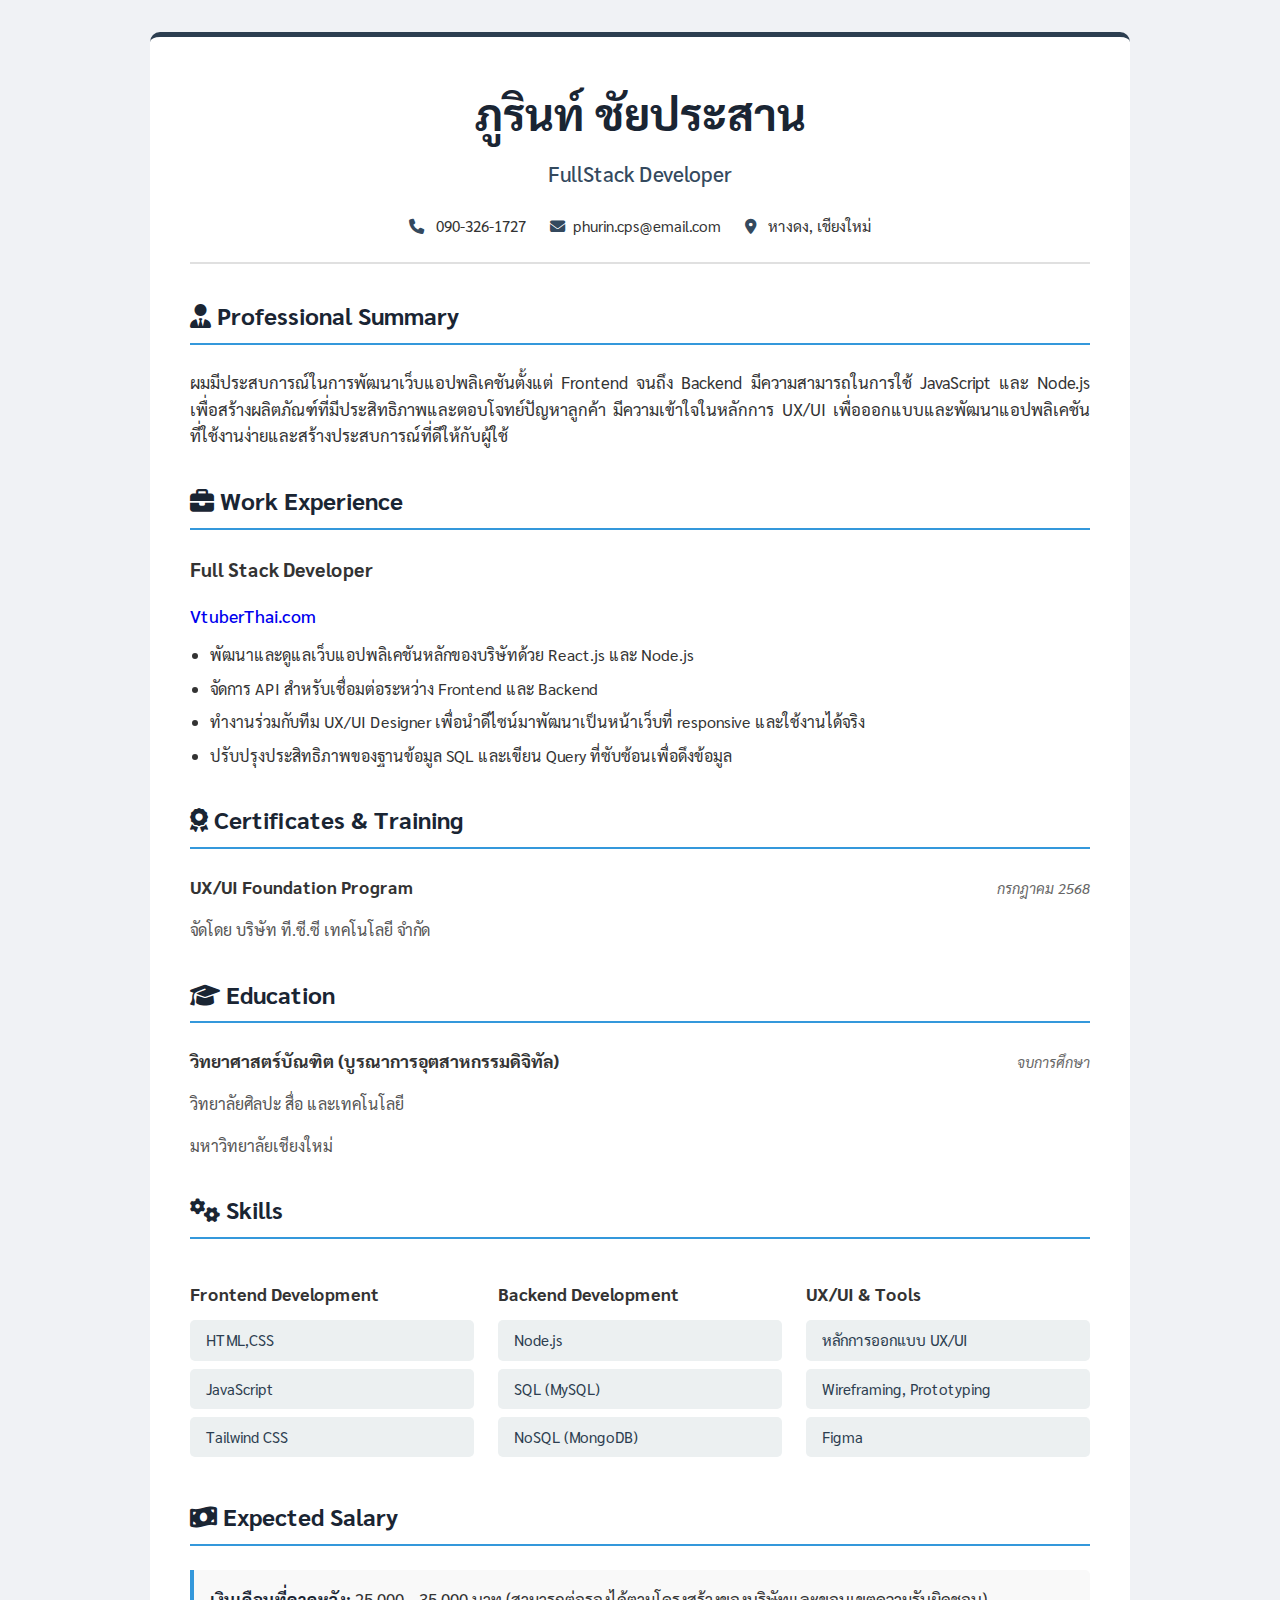
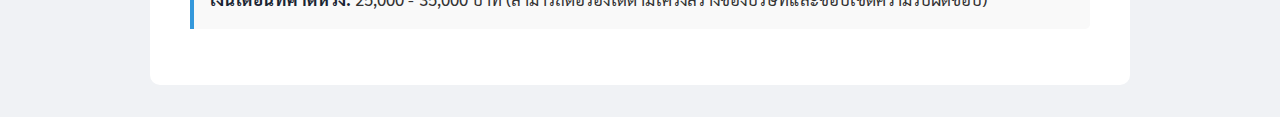
<file: 3yearlater/index.html>
<!DOCTYPE html>
<html lang="th">

<head>
    <meta charset="UTF-8">
    <meta name="viewport" content="width=device-width, initial-scale=1.0">
    <title>CV - ภูรินท์ ชัยประสาน</title>
    <link rel="preconnect" href="https://fonts.googleapis.com">
    <link rel="preconnect" href="https://fonts.gstatic.com" crossorigin>
    <link href="https://fonts.googleapis.com/css2?family=Sarabun:wght@400;500;700&display=swap" rel="stylesheet">
    <link rel="stylesheet" href="https://cdnjs.cloudflare.com/ajax/libs/font-awesome/6.5.1/css/all.min.css">
    <style>
        body {
            font-family: 'Sarabun', sans-serif;
            background-color: #f0f2f5;
            color: #333;
            line-height: 1.6;
            margin: 0;
            padding: 0;
            display: flex;
            justify-content: center;
        }

        .cv-container {
            max-width: 900px;
            width: 100%;
            background-color: #ffffff;
            margin: 2rem;
            padding: 2.5rem;
            box-shadow: 0 4px-12px rgba(0, 0, 0, 0.1);
            border-radius: 10px;
            border-top: 5px solid #2c3e50;
        }

        .header {
            text-align: center;
            padding-bottom: 1.5rem;
            border-bottom: 2px solid #e0e0e0;
        }

        .header h1 {
            font-size: 2.8rem;
            font-weight: 700;
            color: #1a2533;
            margin: 0;
        }

        .header .job-title {
            font-size: 1.3rem;
            font-weight: 500;
            color: #34495e;
            margin-top: 0.5rem;
        }

        .contact-info {
            display: flex;
            flex-wrap: wrap;
            justify-content: center;
            gap: 1rem 1.5rem;
            margin-top: 1.5rem;
            font-size: 0.95rem;
        }

        .contact-info a {
            color: #333;
            text-decoration: none;
            transition: color 0.3s ease;
        }

        .contact-info a:hover {
            color: #3498db;
        }

        .contact-info i {
            margin-right: 0.5rem;
            color: #34495e;
        }

        .section {
            margin-top: 2rem;
        }

        .section h2 {
            font-size: 1.5rem;
            font-weight: 700;
            color: #1a2533;
            border-bottom: 2px solid #3498db;
            padding-bottom: 0.5rem;
            margin-bottom: 1.5rem;
        }

        .summary p {
            font-size: 1.05rem;
            text-align: justify;
        }

        .job {
            margin-bottom: 1.5rem;
        }

        .job:last-child {
            margin-bottom: 0;
        }

        .job-header {
            display: flex;
            justify-content: space-between;
            align-items: baseline;
            flex-wrap: wrap;
        }

        .job-header h3 {
            font-size: 1.2rem;
            font-weight: 700;
            margin: 0;
        }

        .job-header .date {
            font-style: italic;
            color: #666;
            font-size: 0.9rem;
        }

        .job .company {
            font-size: 1.1rem;
            font-weight: 500;
            color: #444;
            margin-bottom: 0.75rem;
        }

        .job ul {
            list-style-type: disc;
            padding-left: 20px;
            margin: 0;
        }

        .job ul li {
            margin-bottom: 0.5rem;
        }

        .job a {
            text-decoration: none;
        }

        .item-container {
            margin-bottom: 1rem;
        }

        .item-header {
            display: flex;
            justify-content: space-between;
            align-items: baseline;
        }

        .item-header h3 {
            font-size: 1.1rem;
            font-weight: 700;
            margin: 0;
        }

        .item-header .date {
            font-style: italic;
            color: #666;
            font-size: 0.9rem;
        }

        .item-container .issuer {
            font-size: 1rem;
            color: #555;
        }

        .skills-grid {
            display: grid;
            grid-template-columns: repeat(auto-fit, minmax(250px, 1fr));
            gap: 1.5rem;
        }

        .skill-category h3 {
            font-size: 1.1rem;
            font-weight: 700;
            margin-bottom: 0.75rem;
            color: #333;
        }

        .skill-category ul {
            list-style: none;
            padding: 0;
            margin: 0;
        }

        .skill-category li {
            background-color: #ecf0f1;
            color: #2c3e50;
            padding: 0.5rem 1rem;
            border-radius: 5px;
            margin-bottom: 0.5rem;
            font-size: 0.95rem;
        }

        .expected-salary p {
            font-size: 1.05rem;
            background-color: #f9f9f9;
            border-left: 4px solid #3498db;
            padding: 1rem;
            border-radius: 0 5px 5px 0;
        }

        .expected-salary strong {
            color: #1a2533;
        }

        @media (max-width: 768px) {
            .cv-container {
                margin: 1rem;
                padding: 1.5rem;
            }

            .header h1 {
                font-size: 2.2rem;
            }

            .header .job-title {
                font-size: 1.1rem;
            }

            .contact-info {
                flex-direction: column;
                align-items: center;
                gap: 0.75rem;
            }

            .job-header,
            .item-header {
                flex-direction: column;
                align-items: flex-start;
                margin-bottom: 0.5rem;
            }
        }
    </style>
</head>

<body>

    <div class="cv-container">
        <header class="header">
            <h1>ภูรินท์ ชัยประสาน</h1>
            <p class="job-title">FullStack Developer</p>
            <div class="contact-info">
                <a href="tel:0903261727"><i class="fas fa-phone"></i> 090-326-1727</a>
                <a href="mailto:phurin.cps@email.com"><i class="fas fa-envelope"></i>phurin.cps@email.com</a>
                <span><i class="fas fa-map-marker-alt"></i> หางดง, เชียงใหม่</span>
            </div>
        </header>

        <main>
            <section class="section summary">
                <h2><i class="fas fa-user-tie"></i> Professional Summary</h2>
                <p>
                    ผมมีประสบการณ์ในการพัฒนาเว็บแอปพลิเคชันตั้งแต่ Frontend จนถึง Backend มีความสามารถในการใช้
                    JavaScript และ Node.js เพื่อสร้างผลิตภัณฑ์ที่มีประสิทธิภาพและตอบโจทย์ปัญหาลูกค้า
                    มีความเข้าใจในหลักการ UX/UI
                    เพื่อออกแบบและพัฒนาแอปพลิเคชันที่ใช้งานง่ายและสร้างประสบการณ์ที่ดีให้กับผู้ใช้
                </p>
            </section>

            <section class="section experience">
                <h2><i class="fas fa-briefcase"></i> Work Experience</h2>
                <div class="job">
                    <div class="job-header">
                        <h3>Full Stack Developer</h3>
                    </div>
                    <p class="company"><a href="https://vtuberthai.com/">VtuberThai.com</a></p>
                    <ul>
                        <li>พัฒนาและดูแลเว็บแอปพลิเคชันหลักของบริษัทด้วย React.js และ Node.js</li>
                        <li>จัดการ API สำหรับเชื่อมต่อระหว่าง Frontend และ Backend</li>
                        <li>ทำงานร่วมกับทีม UX/UI Designer เพื่อนำดีไซน์มาพัฒนาเป็นหน้าเว็บที่ responsive
                            และใช้งานได้จริง</li>
                        <li>ปรับปรุงประสิทธิภาพของฐานข้อมูล SQL และเขียน Query ที่ซับซ้อนเพื่อดึงข้อมูล</li>
                    </ul>
                </div>
            </section>

            <section class="section training">
                <h2><i class="fas fa-award"></i> Certificates & Training</h2>
                <div class="item-container">
                    <div class="item-header">
                        <h3>UX/UI Foundation Program</h3>
                        <span class="date">กรกฎาคม 2568</span>
                    </div>
                    <p class="issuer">จัดโดย บริษัท ที.ซี.ซี เทคโนโลยี จำกัด</p>
                </div>
            </section>

            <section class="section education">
                <h2><i class="fas fa-graduation-cap"></i> Education</h2>
                <div class="item-container">
                    <div class="item-header">
                        <h3>วิทยาศาสตร์บัณฑิต (บูรณาการอุตสาหกรรมดิจิทัล)</h3>
                        <span class="date">จบการศึกษา</span>
                    </div>
                    <p class="issuer">วิทยาลัยศิลปะ สื่อ และเทคโนโลยี</p>
                    <p class="issuer">มหาวิทยาลัยเชียงใหม่</p>
                </div>
            </section>

            <section class="section skills">
                <h2><i class="fas fa-cogs"></i> Skills</h2>
                <div class="skills-grid">
                    <div class="skill-category">
                        <h3>Frontend Development</h3>
                        <ul>
                            <li>HTML,CSS</li>
                            <li>JavaScript</li>
                            <li>Tailwind CSS</li>
                        </ul>
                    </div>
                    <div class="skill-category">
                        <h3>Backend Development</h3>
                        <ul>
                            <li>Node.js </li>
                            <li>SQL (MySQL)</li>
                            <li>NoSQL (MongoDB)</li>
                        </ul>
                    </div>
                    <div class="skill-category">
                        <h3>UX/UI & Tools</h3>
                        <ul>
                            <li>หลักการออกแบบ UX/UI</li>
                            <li>Wireframing, Prototyping</li>
                            <li>Figma</li>
                        </ul>
                    </div>
                </div>
            </section>

            <section class="section expected-salary">
                <h2><i class="fas fa-money-bill-wave"></i> Expected Salary</h2>
                <p>
                    <strong>เงินเดือนที่คาดหวัง:</strong> 25,000 - 35,000 บาท
                    (สามารถต่อรองได้ตามโครงสร้างของบริษัทและขอบเขตความรับผิดชอบ)
                </p>
            </section>
        </main>

    </div>

</body>


</html>
</file>
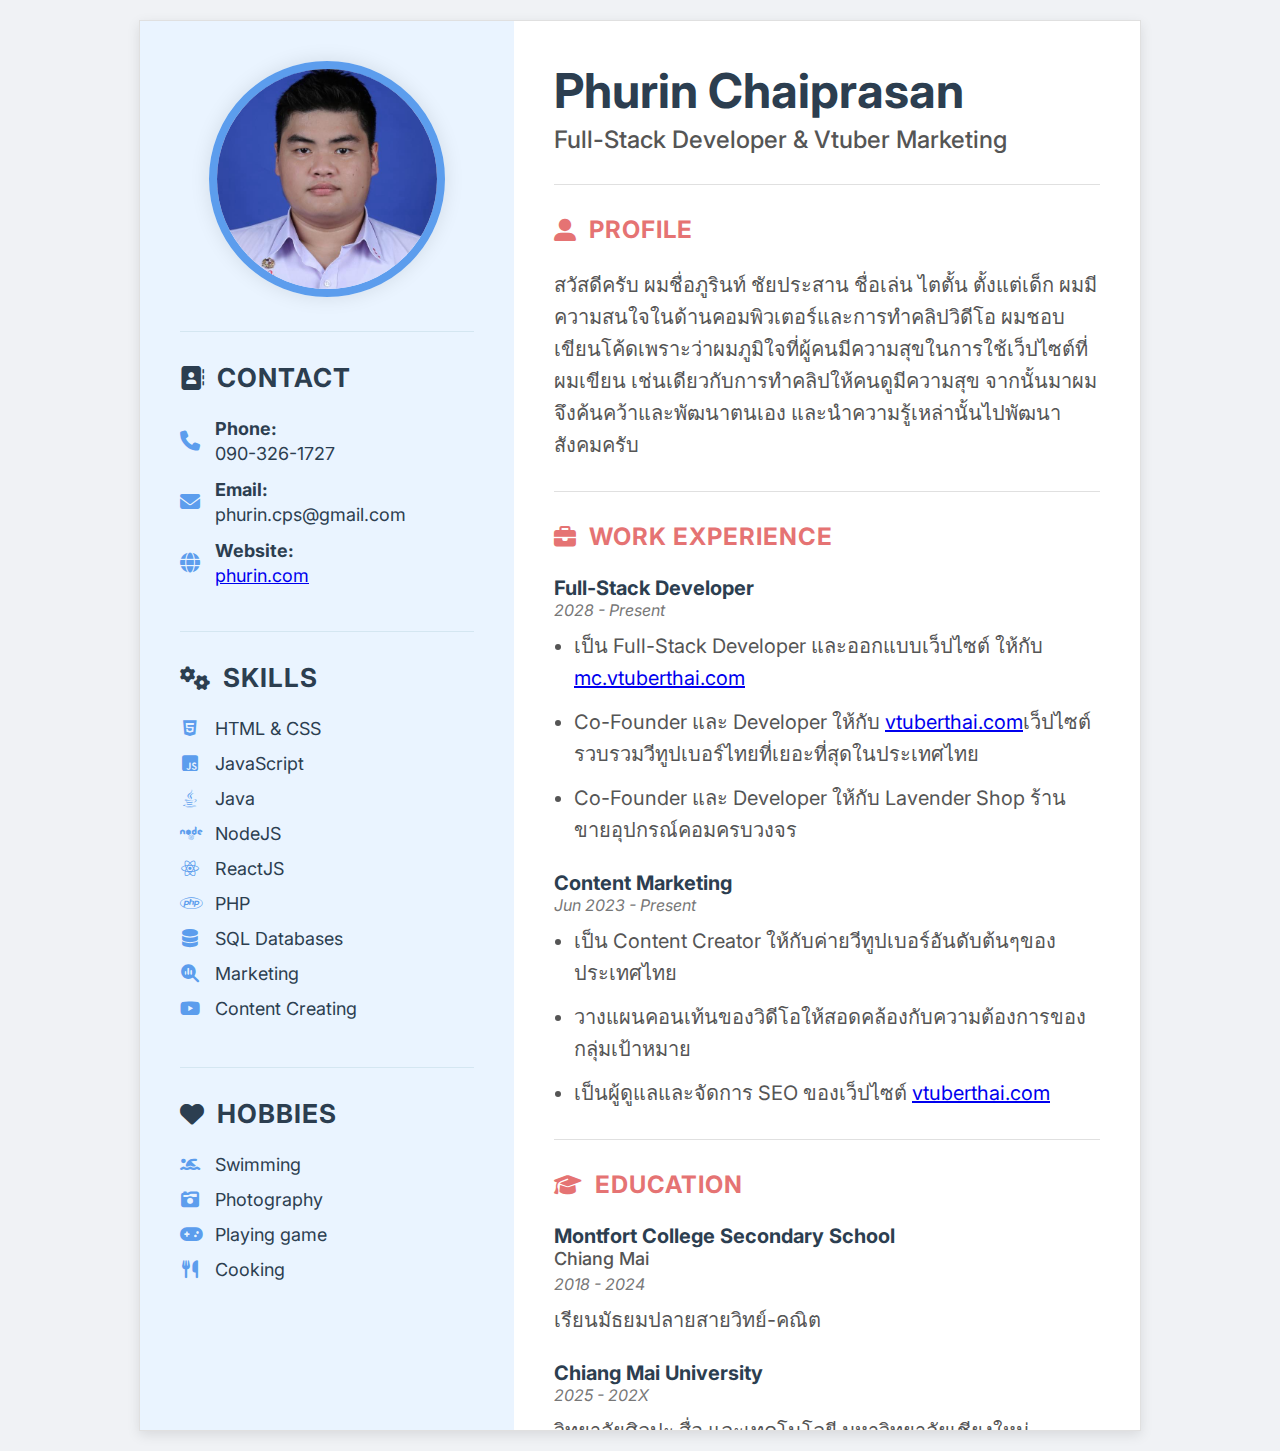
<file: 3yearlater/resume.html>
<!DOCTYPE html>
<html lang="en">
<head>
    <meta charset="UTF-8">
    <meta name="viewport" content="width=device-width, initial-scale=1.0">
    <title>อนาคต</title>
    <link rel="preconnect" href="https://fonts.googleapis.com">
    <link rel="preconnect" href="https://fonts.gstatic.com" crossorigin>
    <link href="https://fonts.googleapis.com/css2?family=Inter:wght@400;500;700&display=swap" rel="stylesheet">
    <!-- Font Awesome for icons -->
    <link rel="stylesheet" href="https://cdnjs.cloudflare.com/ajax/libs/font-awesome/6.5.1/css/all.min.css" xintegrity="sha512-DTOQO9RWCH3ppGqcWaEA1BIZOC6xxalwEsw9c2QQeAIftl+Vegovlnee1c9QX4TctnWMn13TZye+giMm8e2LwA==" crossorigin="anonymous" referrerpolicy="no-referrer" />
    <style>
        /* Basic styles for the body */
        body {
            display: flex;
            justify-content: center;
            align-items: center;
            min-height: 100vh;
            background-color: #f0f2f5;
            font-family: 'Inter', sans-serif;
            margin: 20px;
            color: #333;
        }

        /* Main container for the CV with fixed dimensions */
        .cv-container {
            width: 1000px;
            height: 1409px;
            background-color: #ffffff;
            border: 1px solid #e0e0e0;
            box-shadow: 0 4px 12px rgba(0, 0, 0, 0.1);
            display: flex;
            overflow: hidden; /* Ensures content stays within the fixed size */
        }

        /* Left column styling */
        .left-column {
            width: 35%;
            background-color: #eaf4ff; /* Pastel Blue */
            padding: 40px;
            display: flex;
            flex-direction: column;
            color: #2c3e50; /* Dark Slate Blue text for contrast */
        }

        /* Right column styling */
        .right-column {
            width: 65%;
            padding: 40px;
            overflow-y: auto; /* Allow scrolling if content exceeds height */
        }

        /* Profile picture section */
        .profile-section {
            text-align: center;
            margin-bottom: 30px;
            padding-bottom: 30px;
            border-bottom: 1px solid #d4e6f1;
        }

        .profile-pic {
            width: 220px;
            height: 220px;
            border-radius: 50%;
            object-fit: cover;
            border: 8px solid #5c9ded; /* Stronger Pastel Blue */
            box-shadow: 0 0 20px rgba(0,0,0,0.1);
        }

        /* General section styling */
        .section {
            margin-bottom: 30px;
            padding-bottom: 30px;
        }
        
        .left-column .section {
             border-bottom: 1px solid #d4e6f1; /* Lighter border for left column */
        }
        .right-column .section {
            border-bottom: 1px solid #e0e0e0;
        }

        .section:last-child {
            border-bottom: none;
            margin-bottom: 0;
            padding-bottom: 0;
        }
        
        /* Section title styling */
        h2 {
            font-weight: 700;
            margin-top: 0;
            margin-bottom: 25px;
            text-transform: uppercase;
            letter-spacing: 1px;
            display: flex;
            align-items: center;
        }
        
        .left-column h2 {
            font-size: 26px; /* Larger font size */
            color: #2c3e50;
        }
        
        .right-column h2 {
            font-size: 24px; /* Original font size */
            color: #e57373; /* Pastel Red */
        }

        h2 .icon {
            margin-right: 12px;
        }
        
        .left-column h2 .icon {
             font-size: 24px; /* Larger icon size */
        }
        .right-column h2 .icon {
             font-size: 22px; /* Original icon size */
        }

        /* Specific styling for the header section in the right column */
        .header-section {
            text-align: left;
            padding-bottom: 30px;
            border-bottom: 1px solid #e0e0e0;
            margin-bottom: 30px;
        }

        .header-section h1 {
            font-size: 48px; /* Original font size */
            font-weight: 700;
            margin: 0;
            color: #2c3e50; /* Dark Slate Blue */
        }

        .header-section .job-title {
            font-size: 24px; /* Original font size */
            font-weight: 500;
            color: #555;
            margin-top: 5px;
        }

        /* Paragraph and list styling */
        p, .right-column ul {
            font-size: 20px; /* Original font size */
            line-height: 1.6;
            margin: 0;
            color: #555;
        }
        
        .right-column ul {
             list-style-type: disc;
             padding-left: 20px;
        }

        .left-column ul {
            padding-left: 0;
            list-style-type: none;
            font-size: 18px; /* Larger font size */
        }

        li {
            margin-bottom: 12px;
        }
        
        .left-column li {
            display: flex;
            align-items: center;
            margin-bottom: 14px; /* Larger margin */
        }
        
        li:last-child {
            margin-bottom: 0;
        }

        .left-column .section ul .icon {
             width: 20px;
             text-align: center;
             margin-right: 15px;
             color: #5c9ded; /* Stronger Pastel Blue for icons */
        }

        /* Contact info styling */
        .contact-item {
            display: flex;
            align-items: center;
            margin-bottom: 15px;
            font-size: 18px; /* Larger font size */
        }
        .contact-item .icon {
            font-size: 20px; /* Larger icon size */
            width: 20px;
            text-align: center;
            margin-right: 15px;
            color: #5c9ded; /* Stronger Pastel Blue for icons */
        }
        .contact-item div {
            flex: 1;
        }
        .contact-item strong {
            display: block;
            margin-bottom: 4px;
            color: #2c3e50;
        }
        
        /* Work experience and education item styling */
        .job, .education-item {
            margin-bottom: 25px;
        }

        .job:last-child, .education-item:last-child {
            margin-bottom: 0;
        }

        .job-title-role, .degree {
            font-size: 20px; /* Original font size */
            font-weight: 700;
            color: #2c3e50; /* Dark Slate Blue */
        }

        .company, .university {
            font-size: 18px; /* Original font size */
            font-weight: 500;
            color: #555;
            margin-bottom: 5px;
        }

        .date {
            font-size: 16px; /* Original font size */
            color: #777;
            font-style: italic;
            margin-bottom: 10px;
        }

    </style>
</head>
<body>

    <!-- CV Container with fixed dimensions -->
    <div class="cv-container">
        <!-- Left Column -->
        <div class="left-column">
            <!-- Profile Picture Section -->
            <div class="profile-section">
                <img src="a.jpg" alt="Profile Picture" class="profile-pic">
            </div>

            <!-- Contact Section -->
            <div class="section">
                <h2><i class="fas fa-address-book icon"></i>Contact</h2>
                <div class="contact-item">
                    <i class="fas fa-phone icon"></i>
                    <div>
                        <strong>Phone:</strong>
                        <span>090-326-1727</span>
                    </div>
                </div>
                <div class="contact-item">
                    <i class="fas fa-envelope icon"></i>
                    <div>
                        <strong>Email:</strong>
                        <span>phurin.cps@gmail.com</span>
                    </div>
                </div>
                <div class="contact-item">
                    <i class="fas fa-globe icon"></i>
                    <div>
                        <strong>Website:</strong>
                        <span><a href="https://phurin.win">phurin.com</a></span>
                    </div>
                </div>
            </div>

            <!-- Skills Section -->
            <div class="section">
                <h2><i class="fas fa-cogs icon"></i>Skills</h2>
                <ul>
                    <li><i class="fab fa-html5 icon"></i>HTML & CSS</li>
                    <li><i class="fab fa-js-square icon"></i>JavaScript </li>
                    <li><i class="fab fa-java icon"></i>Java</li>
                    <li><i class="fab fa-node icon"></i>NodeJS</li>
                    <li><i class="fab fa-react icon"></i>ReactJS</li>
                    <li><i class="fab fa-php icon"></i>PHP</li>
                    <li><i class="fas fa-database icon"></i>SQL Databases</li>
                    <li><i class="fas fa-magnifying-glass-chart icon"></i>Marketing</li>
                    <li><i class="fab fa-youtube icon"></i>Content Creating</li>
                </ul>
            </div>

            <!-- Hobbies Section -->
            <div class="section">
                <h2><i class="fas fa-heart icon"></i>Hobbies</h2>
                <ul>
                    <li><i class="fas fa-person-swimming icon"></i>Swimming</li>
                    <li><i class="fas fa-camera-retro icon"></i>Photography</li>
                    <li><i class="fas fa-gamepad icon"></i>Playing game</li>
                    <li><i class="fas fa-utensils icon"></i>Cooking</li>
                </ul>
            </div>
        </div>

        <!-- Right Column -->
        <div class="right-column">
            <!-- Header Section (Name and Job Title) -->
            <div class="header-section">
                <h1>Phurin Chaiprasan</h1>
                <div class="job-title">Full-Stack Developer & Vtuber Marketing</div>
            </div>

            <!-- Profile Text Section -->
            <div class="section">
                <h2><i class="fas fa-user-alt icon"></i>Profile</h2>
                <p>
                    สวัสดีครับ ผมชื่อภูรินท์ ชัยประสาน ชื่อเล่น ไตตั้น ตั้งแต่เด็ก ผมมีความสนใจในด้านคอมพิวเตอร์และการทำคลิปวิดีโอ ผมชอบเขียนโค้ดเพราะว่าผมภูมิใจที่ผู้คนมีความสุขในการใช้เว็ปไซต์ที่ผมเขียน เช่นเดียวกับการทำคลิปให้คนดูมีความสุข จากนั้นมาผมจึงค้นคว้าและพัฒนาตนเอง และนำความรู้เหล่านั้นไปพัฒนาสังคมครับ
                </p>
            </div>

            <!-- Work Experience Section -->
            <div class="section">
                <h2><i class="fas fa-briefcase icon"></i>Work Experience</h2>
                <div class="job">
                    <div class="job-title-role">Full-Stack Developer</div>
                    <div class="date">2028 - Present</div>
                    <ul>
                        <li>เป็น Full-Stack Developer และออกแบบเว็ปไซต์ ให้กับ <a href="https://mc.vtuberthai.com/">mc.vtuberthai.com</a></li>
                        <li>Co-Founder และ Developer ให้กับ <a href="https://vtuberthai.com/">vtuberthai.com</a>เว็ปไซต์รวบรวมวีทูปเบอร์ไทยที่เยอะที่สุดในประเทศไทย</li>
                        <li>Co-Founder และ Developer ให้กับ Lavender Shop ร้านขายอุปกรณ์คอมครบวงจร</li>
                    </ul>
                </div>
                <div class="job">
                    <div class="job-title-role">Content Marketing</div>
                    <div class="date">Jun 2023 - Present</div>
                    <ul>
                        <li>เป็น Content Creator ให้กับค่ายวีทูปเบอร์อันดับต้นๆของประเทศไทย</li>
                        <li>วางแผนคอนเท้นของวิดีโอให้สอดคล้องกับความต้องการของกลุ่มเป้าหมาย</li>
                        <li>เป็นผู้ดูแลและจัดการ SEO ของเว็ปไซต์ <a href="https://vtuberthai.com/">vtuberthai.com</a></li>
                    </ul>
                </div>
            </div>

            <!-- Education Section -->
            <div class="section">
                <h2><i class="fas fa-graduation-cap icon"></i>Education</h2>
                <div class="education-item">
                    <div class="degree">Montfort College Secondary School</div>
                    <div class="university">Chiang Mai</div>
                    <div class="date">2018 - 2024</div>
                    <p>เรียนมัธยมปลายสายวิทย์-คณิต</p>
                </div>
                <div class="education-item">
                    <div class="degree">Chiang Mai University</div>
                    <div class="date">2025 - 202X</div>
                    <p>วิทยาลัยศิลปะ สื่อ และเทคโนโลยี มหาวิทยาลัยเชียงใหม่</p>
                    <p>สาขา บูรรณาการอุตสาหกรรมดิจิทัล</p>
                </div>
            </div>
        </div>
    </div>

</body>
</html>
</file>
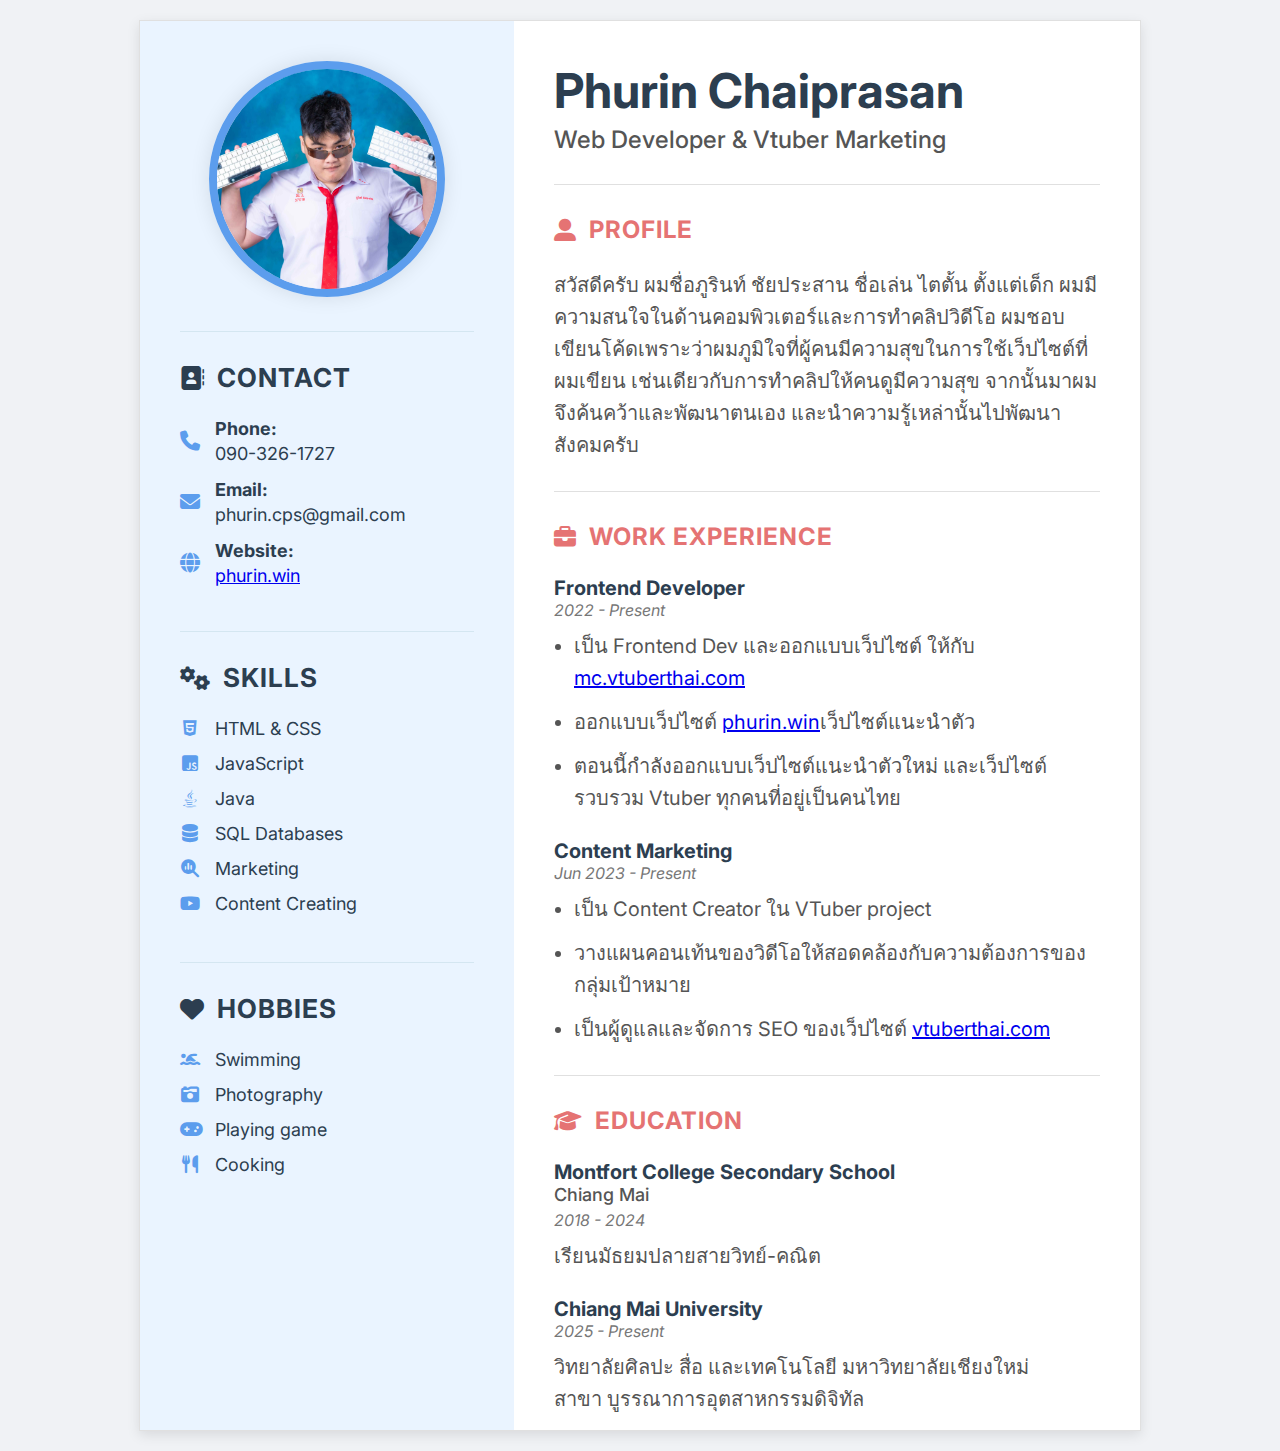
<file: page/resume.html>
<!DOCTYPE html>
<html lang="en">
<head>
    <meta charset="UTF-8">
    <meta name="viewport" content="width=device-width, initial-scale=1.0">
    <title>รู้มือ</title>
    <link rel="preconnect" href="https://fonts.googleapis.com">
    <link rel="preconnect" href="https://fonts.gstatic.com" crossorigin>
    <link href="https://fonts.googleapis.com/css2?family=Inter:wght@400;500;700&display=swap" rel="stylesheet">
    <link rel="stylesheet" href="https://cdnjs.cloudflare.com/ajax/libs/font-awesome/6.5.1/css/all.min.css" xintegrity="sha512-DTOQO9RWCH3ppGqcWaEA1BIZOC6xxalwEsw9c2QQeAIftl+Vegovlnee1c9QX4TctnWMn13TZye+giMm8e2LwA==" crossorigin="anonymous" referrerpolicy="no-referrer" />
    <style>
        body {
            display: flex;
            justify-content: center;
            align-items: center;
            min-height: 100vh;
            background-color: #f0f2f5;
            font-family: 'Inter', sans-serif;
            margin: 20px;
            color: #333;
        }

        .cv-container {
            width: 1000px;
            height: 1409px;
            background-color: #ffffff;
            border: 1px solid #e0e0e0;
            box-shadow: 0 4px 12px rgba(0, 0, 0, 0.1);
            display: flex;
            overflow: hidden;
        }

        .left-column {
            width: 35%;
            background-color: #eaf4ff;
            padding: 40px;
            display: flex;
            flex-direction: column;
            color: #2c3e50;
        }

        .right-column {
            width: 65%;
            padding: 40px;
            overflow-y: auto;
        }


        .profile-section {
            text-align: center;
            margin-bottom: 30px;
            padding-bottom: 30px;
            border-bottom: 1px solid #d4e6f1;
        }

        .profile-pic {
            width: 220px;
            height: 220px;
            border-radius: 50%;
            object-fit: cover;
            border: 8px solid #5c9ded; 
            box-shadow: 0 0 20px rgba(0,0,0,0.1);
        }

        .section {
            margin-bottom: 30px;
            padding-bottom: 30px;
        }
        
        .left-column .section {
             border-bottom: 1px solid #d4e6f1;
        }
        .right-column .section {
            border-bottom: 1px solid #e0e0e0;
        }

        .section:last-child {
            border-bottom: none;
            margin-bottom: 0;
            padding-bottom: 0;
        }
        
        h2 {
            font-weight: 700;
            margin-top: 0;
            margin-bottom: 25px;
            text-transform: uppercase;
            letter-spacing: 1px;
            display: flex;
            align-items: center;
        }
        
        .left-column h2 {
            font-size: 26px; 
            color: #2c3e50;
        }
        
        .right-column h2 {
            font-size: 24px; 
            color: #e57373;
        }

        h2 .icon {
            margin-right: 12px;
        }
        
        .left-column h2 .icon {
             font-size: 24px; 
        }
        .right-column h2 .icon {
             font-size: 22px;
        }

        .header-section {
            text-align: left;
            padding-bottom: 30px;
            border-bottom: 1px solid #e0e0e0;
            margin-bottom: 30px;
        }

        .header-section h1 {
            font-size: 48px; 
            font-weight: 700;
            margin: 0;
            color: #2c3e50; 
        }

        .header-section .job-title {
            font-size: 24px;
            font-weight: 500;
            color: #555;
            margin-top: 5px;
        }

        p, .right-column ul {
            font-size: 20px;
            line-height: 1.6;
            margin: 0;
            color: #555;
        }
        
        .right-column ul {
             list-style-type: disc;
             padding-left: 20px;
        }

        .left-column ul {
            padding-left: 0;
            list-style-type: none;
            font-size: 18px;
        }

        li {
            margin-bottom: 12px;
        }
        
        .left-column li {
            display: flex;
            align-items: center;
            margin-bottom: 14px;
        }
        
        li:last-child {
            margin-bottom: 0;
        }

        .left-column .section ul .icon {
             width: 20px;
             text-align: center;
             margin-right: 15px;
             color: #5c9ded;
        }

        .contact-item {
            display: flex;
            align-items: center;
            margin-bottom: 15px;
            font-size: 18px;
        }
        .contact-item .icon {
            font-size: 20px;
            width: 20px;
            text-align: center;
            margin-right: 15px;
            color: #5c9ded; 
        }
        .contact-item div {
            flex: 1;
        }
        .contact-item strong {
            display: block;
            margin-bottom: 4px;
            color: #2c3e50;
        }
        
        .job, .education-item {
            margin-bottom: 25px;
        }

        .job:last-child, .education-item:last-child {
            margin-bottom: 0;
        }

        .job-title-role, .degree {
            font-size: 20px;
            font-weight: 700;
            color: #2c3e50;
        }

        .company, .university {
            font-size: 18px;
            font-weight: 500;
            color: #555;
            margin-bottom: 5px;
        }

        .date {
            font-size: 16px;
            color: #777;
            font-style: italic;
            margin-bottom: 10px;
        }

    </style>
</head>
<body>

    <div class="cv-container">
        <div class="left-column">
            <div class="profile-section">
                <img src="profile.jpg" alt="Profile Picture" class="profile-pic">
            </div>

            <div class="section">
                <h2><i class="fas fa-address-book icon"></i>Contact</h2>
                <div class="contact-item">
                    <i class="fas fa-phone icon"></i>
                    <div>
                        <strong>Phone:</strong>
                        <span>090-326-1727</span>
                    </div>
                </div>
                <div class="contact-item">
                    <i class="fas fa-envelope icon"></i>
                    <div>
                        <strong>Email:</strong>
                        <span>phurin.cps@gmail.com</span>
                    </div>
                </div>
                <div class="contact-item">
                    <i class="fas fa-globe icon"></i>
                    <div>
                        <strong>Website:</strong>
                        <span><a href="https://phurin.win">phurin.win</a></span>
                    </div>
                </div>
            </div>

            <div class="section">
                <h2><i class="fas fa-cogs icon"></i>Skills</h2>
                <ul>
                    <li><i class="fab fa-html5 icon"></i>HTML & CSS</li>
                    <li><i class="fab fa-js-square icon"></i>JavaScript </li>
                    <li><i class="fab fa-java icon"></i>Java</li>
                    <li><i class="fas fa-database icon"></i>SQL Databases</li>
                    <li><i class="fas fa-magnifying-glass-chart icon"></i>Marketing</li>
                    <li><i class="fab fa-youtube icon"></i>Content Creating</li>
                </ul>
            </div>

            <div class="section">
                <h2><i class="fas fa-heart icon"></i>Hobbies</h2>
                <ul>
                    <li><i class="fas fa-person-swimming icon"></i>Swimming</li>
                    <li><i class="fas fa-camera-retro icon"></i>Photography</li>
                    <li><i class="fas fa-gamepad icon"></i>Playing game</li>
                    <li><i class="fas fa-utensils icon"></i>Cooking</li>
                </ul>
            </div>
        </div>

        <div class="right-column">
            <div class="header-section">
                <h1>Phurin Chaiprasan</h1>
                <div class="job-title">Web Developer & Vtuber Marketing</div>
            </div>
            <div class="section">
                <h2><i class="fas fa-user-alt icon"></i>Profile</h2>
                <p>
                    สวัสดีครับ ผมชื่อภูรินท์ ชัยประสาน ชื่อเล่น ไตตั้น ตั้งแต่เด็ก ผมมีความสนใจในด้านคอมพิวเตอร์และการทำคลิปวิดีโอ ผมชอบเขียนโค้ดเพราะว่าผมภูมิใจที่ผู้คนมีความสุขในการใช้เว็ปไซต์ที่ผมเขียน เช่นเดียวกับการทำคลิปให้คนดูมีความสุข จากนั้นมาผมจึงค้นคว้าและพัฒนาตนเอง และนำความรู้เหล่านั้นไปพัฒนาสังคมครับ
                </p>
            </div>
            <div class="section">
                <h2><i class="fas fa-briefcase icon"></i>Work Experience</h2>
                <div class="job">
                    <div class="job-title-role">Frontend Developer</div>
                    <div class="date">2022 - Present</div>
                    <ul>
                        <li>เป็น Frontend Dev และออกแบบเว็ปไซต์ ให้กับ <a href="https://mc.vtuberthai.com/">mc.vtuberthai.com</a></li>
                        <li>ออกแบบเว็ปไซต์ <a href="https://phurin.win/">phurin.win</a>เว็ปไซต์แนะนำตัว</li>
                        <li>ตอนนี้กำลังออกแบบเว็ปไซต์แนะนำตัวใหม่ และเว็ปไซต์รวบรวม Vtuber ทุกคนที่อยู่เป็นคนไทย</li>
                    </ul>
                </div>
                <div class="job">
                    <div class="job-title-role">Content Marketing</div>
                    <div class="date">Jun 2023 - Present</div>
                    <ul>
                        <li>เป็น Content Creator ใน VTuber project</li>
                        <li>วางแผนคอนเท้นของวิดีโอให้สอดคล้องกับความต้องการของกลุ่มเป้าหมาย</li>
                        <li>เป็นผู้ดูแลและจัดการ SEO ของเว็ปไซต์ <a href="https://vtuberthai.com/">vtuberthai.com</a></li>
                    </ul>
                </div>
            </div>
            <div class="section">
                <h2><i class="fas fa-graduation-cap icon"></i>Education</h2>
                <div class="education-item">
                    <div class="degree">Montfort College Secondary School</div>
                    <div class="university">Chiang Mai</div>
                    <div class="date">2018 - 2024</div>
                    <p>เรียนมัธยมปลายสายวิทย์-คณิต</p>
                </div>
                <div class="education-item">
                    <div class="degree">Chiang Mai University</div>
                    <div class="date">2025 - Present</div>
                    <p>วิทยาลัยศิลปะ สื่อ และเทคโนโลยี มหาวิทยาลัยเชียงใหม่</p>
                    <p>สาขา บูรรณาการอุตสาหกรรมดิจิทัล</p>
                </div>
            </div>
        </div>
    </div>

</body>
</html>
</file>
